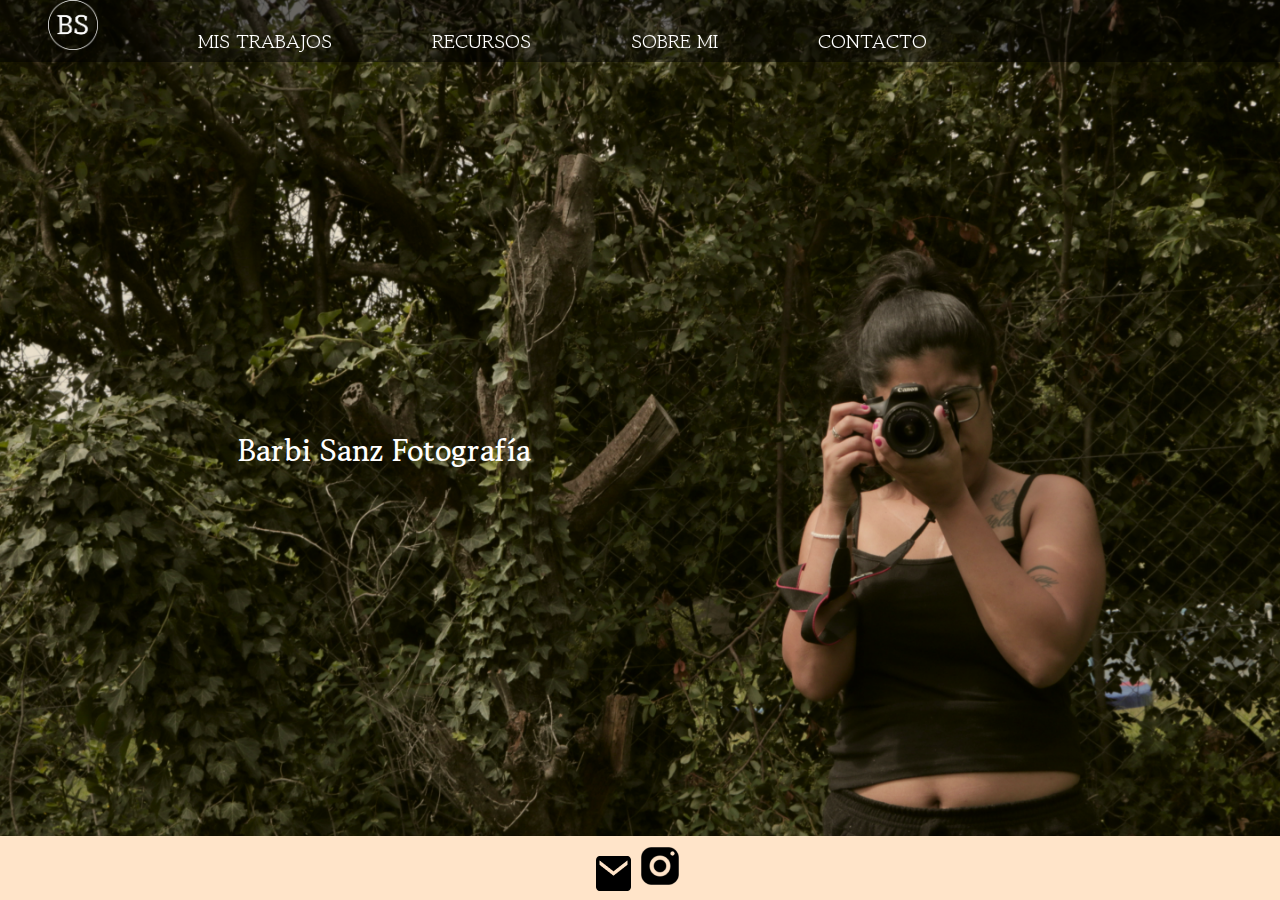
<file: index.html>
<!DOCTYPE html>
<html lang="en">
<head>
    <meta charset="UTF-8">
    <meta name="viewport" content="width=device-width, initial-scale=1.0">
    <link rel="preconnect" href="https://fonts.googleapis.com">
    <link rel="preconnect" href="https://fonts.gstatic.com" crossorigin>
    <link href="https://fonts.googleapis.com/css2?family=Gowun+Batang&display=swap" rel="stylesheet">
    <link rel="stylesheet" href="./css/style.css">
    <title>Document</title>
    <link>
</head>
<body class="index-body">
    <header class="header-index">
        <nav class="navbar">
        
        <label for="menu" class="nav__label">
        <img src="assets/img/menu.svg" alt="menu" class="nav__img">
        </label>
        <input type="checkbox" id="menu" class="nav__input">

        <div class="nav__menu">
            <ul>
            <li><a class="nav__logo"><img src="./assets/img/logo/logo.png" alt="inicio"></a></li>
            <li><a class="nav__item" href="./pages/mis-trabajos.html">MIS TRABAJOS</a></li>
            <li><a class="nav__item" href="./pages/recursos.html">RECURSOS</a></li>
            <li><a class="nav__item" href="./pages/sobre-mi.html">SOBRE MI</a></li>
            <li><a class="nav__item" href="./pages/contacto.html">CONTACTO</a></li>
            </ul>
            </div>

        </nav>
        
    </header>
    <main>
        <section class="h1-index">
            <h1>Barbi Sanz
                Fotografía</h1>
            </section>
    </main>
    <footer>
        <a href="mailto:barbisanz14@gmail.com"><img class="correo" src="./assets/img/logo/mail.png" alt="Correo"></a>
        <a href="https://www.instagram.com/barbisanzph/"><img class="instagram" src="./assets/img/logo/Instagram.png" alt="Instagram"></a>
    </footer>
    </section>
    <script src="https://cdn.jsdelivr.net/npm/bootstrap@5.3.3/dist/js/bootstrap.bundle.min.js" integrity="sha384-YvpcrYf0tY3lHB60NNkmXc5s9fDVZLESaAA55NDzOxhy9GkcIdslK1eN7N6jIeHz" crossorigin="anonymous"></script>
</body>
</html>
</file>
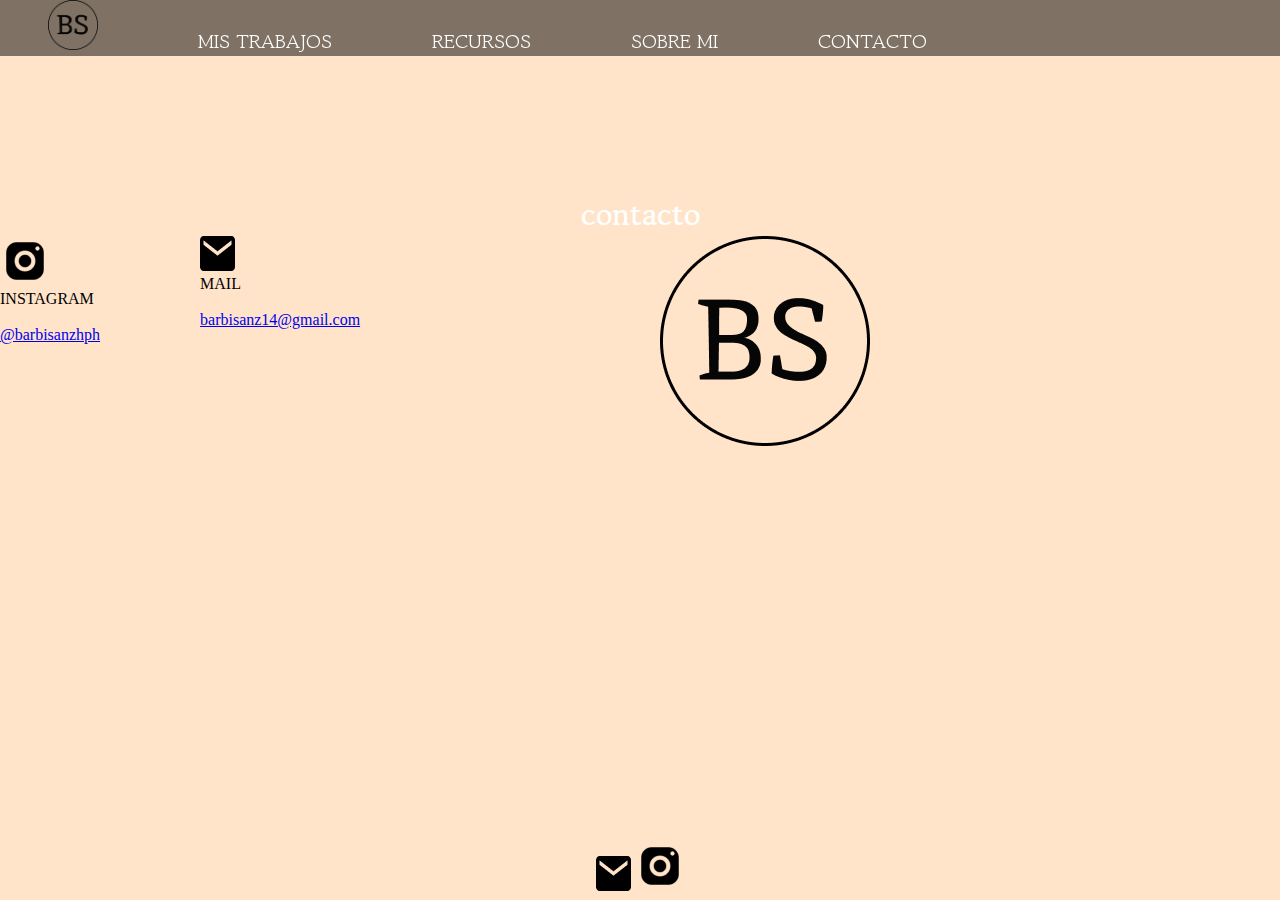
<file: pages/contacto.html>
<!DOCTYPE html>
<html lang="en">
<head>
    <meta charset="UTF-8">
    <meta name="viewport" content="width=device-width, initial-scale=1.0">
    <title>Document</title>
    <link rel="preconnect" href="https://fonts.googleapis.com">
    <link rel="preconnect" href="https://fonts.gstatic.com" crossorigin>
    <link href="https://fonts.googleapis.com/css2?family=Gowun+Batang&display=swap" rel="stylesheet">
    <link rel="stylesheet" href="../css/style.css">
</head>
<body class="contacto-body">
    <header>
        <nav >
        <ul>
            <li><a href="../index.html"><img src="../assets/img/logo/logo2.png" alt=""></a></li>
            <li><a href="../pages/mis-trabajos.html">MIS TRABAJOS</a></li>
            <li><a href="../pages/recursos.html">RECURSOS</a></li>
            <li><a href="../pages/sobre-mi.html">SOBRE MI</a></li>
            <li><a href="../pages/contacto.html">CONTACTO</a></li>
        </ul>
        </nav>
    </header>
    <main class="main-contacto">
        <h1>contacto</h1>
        <div class="contact-info">
        <div class="logo-container">
        <img src="../assets/img/logo/Instagram.png" alt="instagram"><p>INSTAGRAM</p> <br>
        <a href="https://www.instagram.com/barbisanzph/">@barbisanzhph</a> <br>
        </div>

        <div class="logo-container">
        <img src="../assets/img/logo/mail.png" alt="mail"><p>MAIL</p> <br>
        <a href="mailto:barbisanz14@gmail.com">barbisanz14@gmail.com</a>
        </div>

        <div class="logo-container right-logo"></div>
        <img src="../assets/img/logo/logo2.png" alt="logo2">
        </div>

    </main>
    <footer>
        <a href="mailto:barbisanz14@gmail.com"><img class="correo" src="../assets/img/logo/mail.png" alt="Correo"></a>
        <a href="https://www.instagram.com/barbisanzph/"><img class="instagram" src="../assets/img/logo/Instagram.png" alt="Instagram"></a>
    </footer>
</body>
</html>
</file>
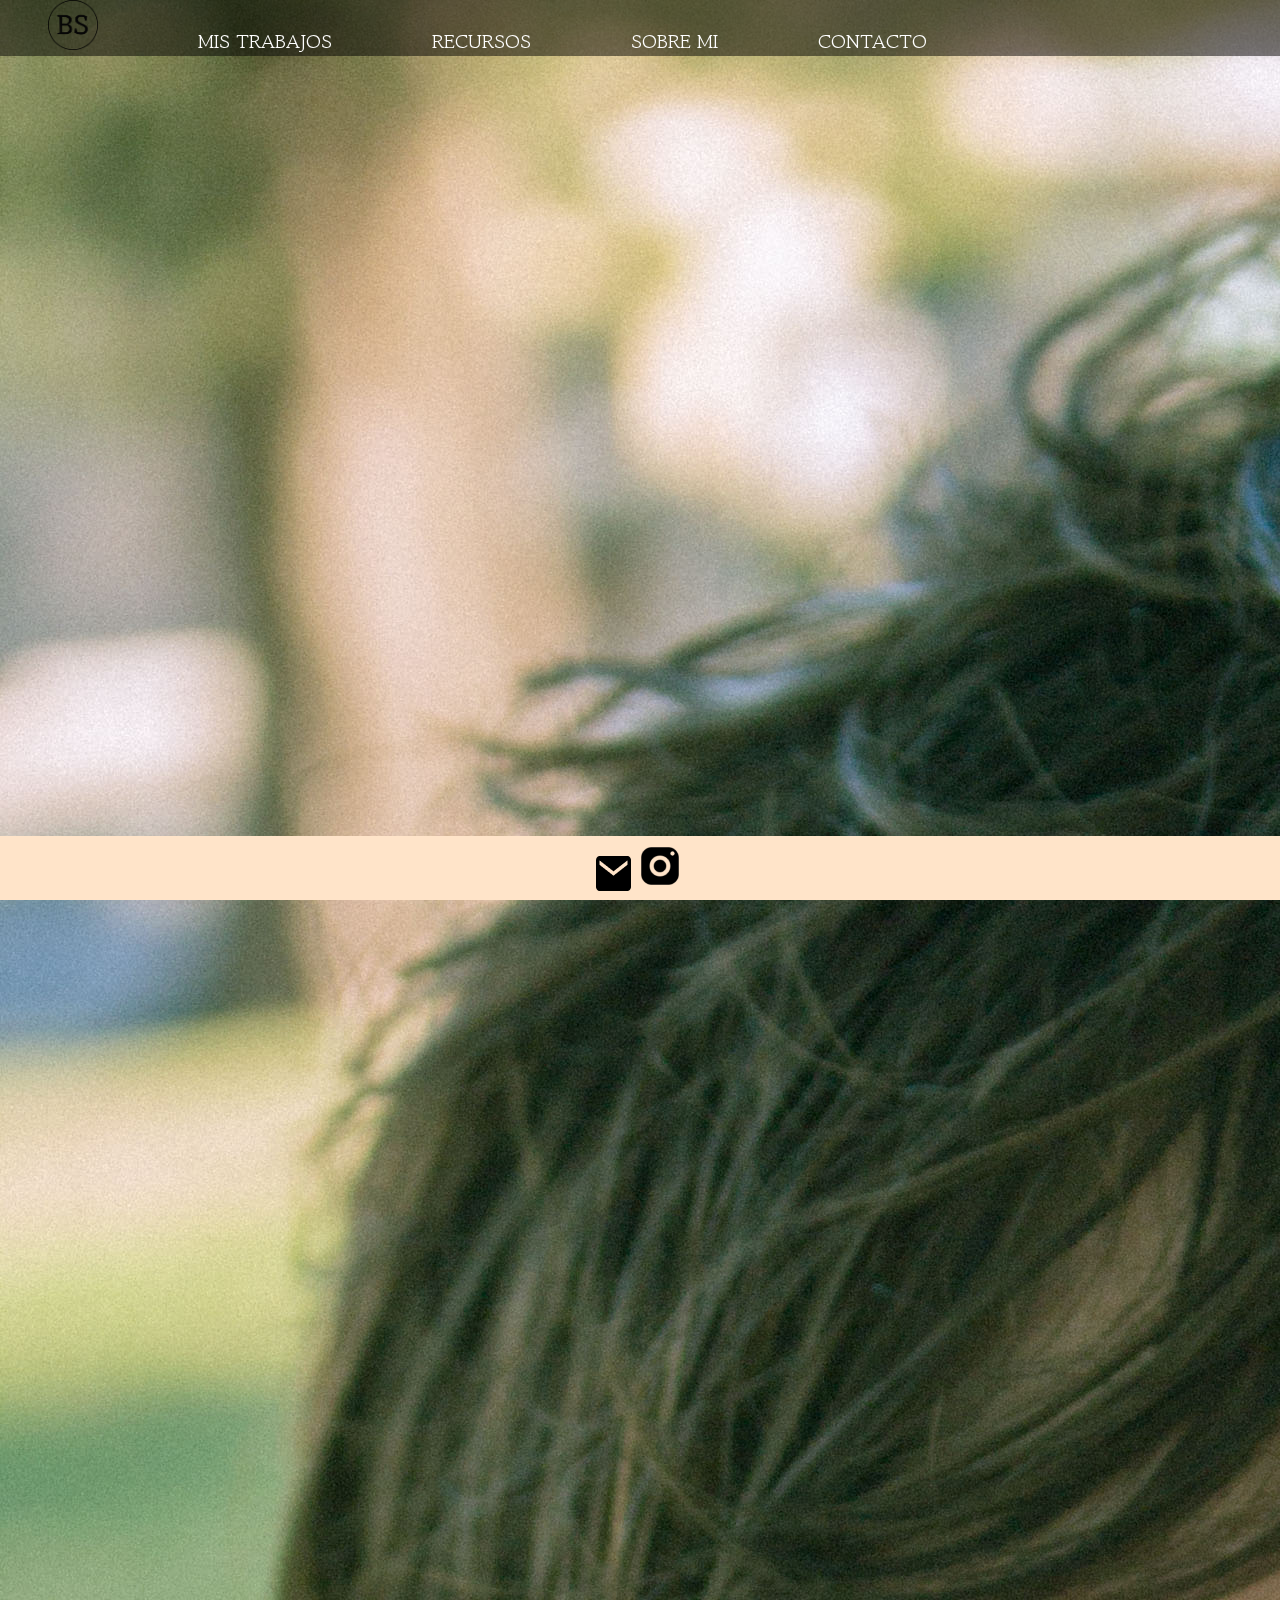
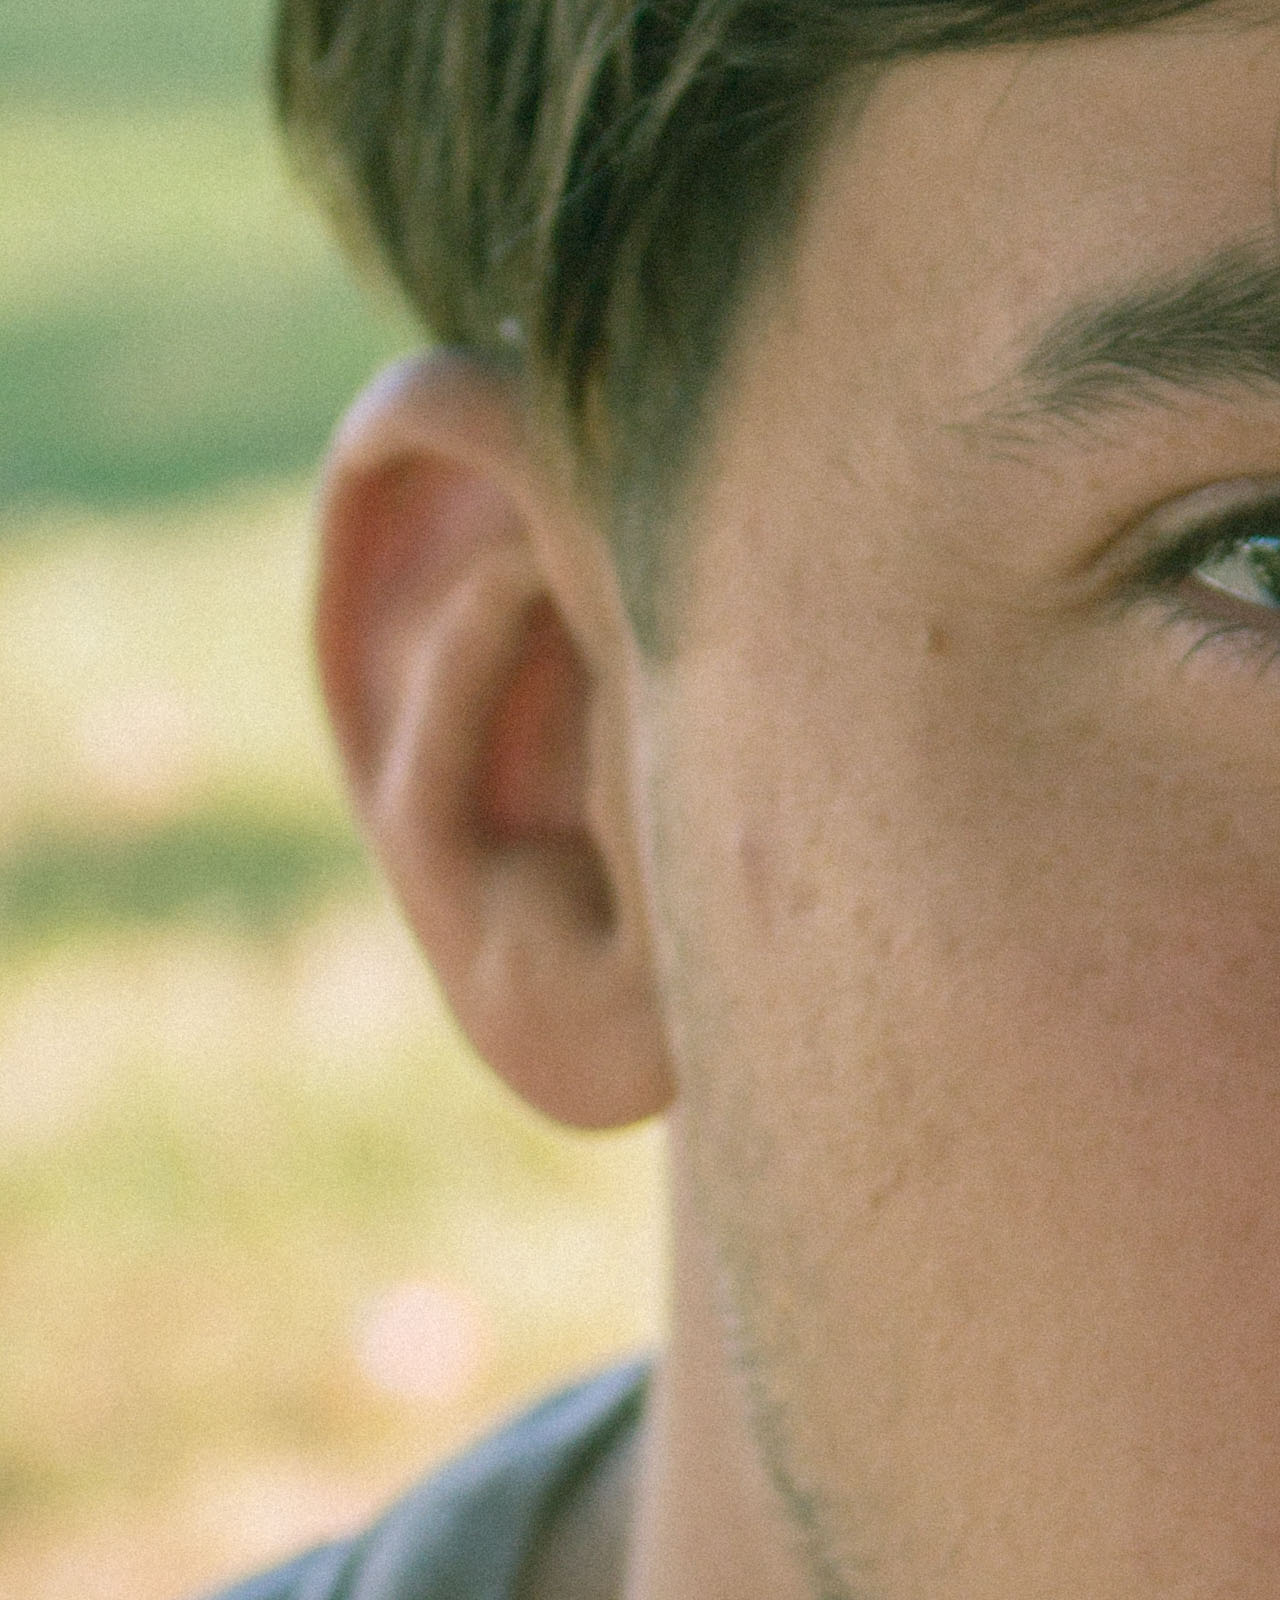
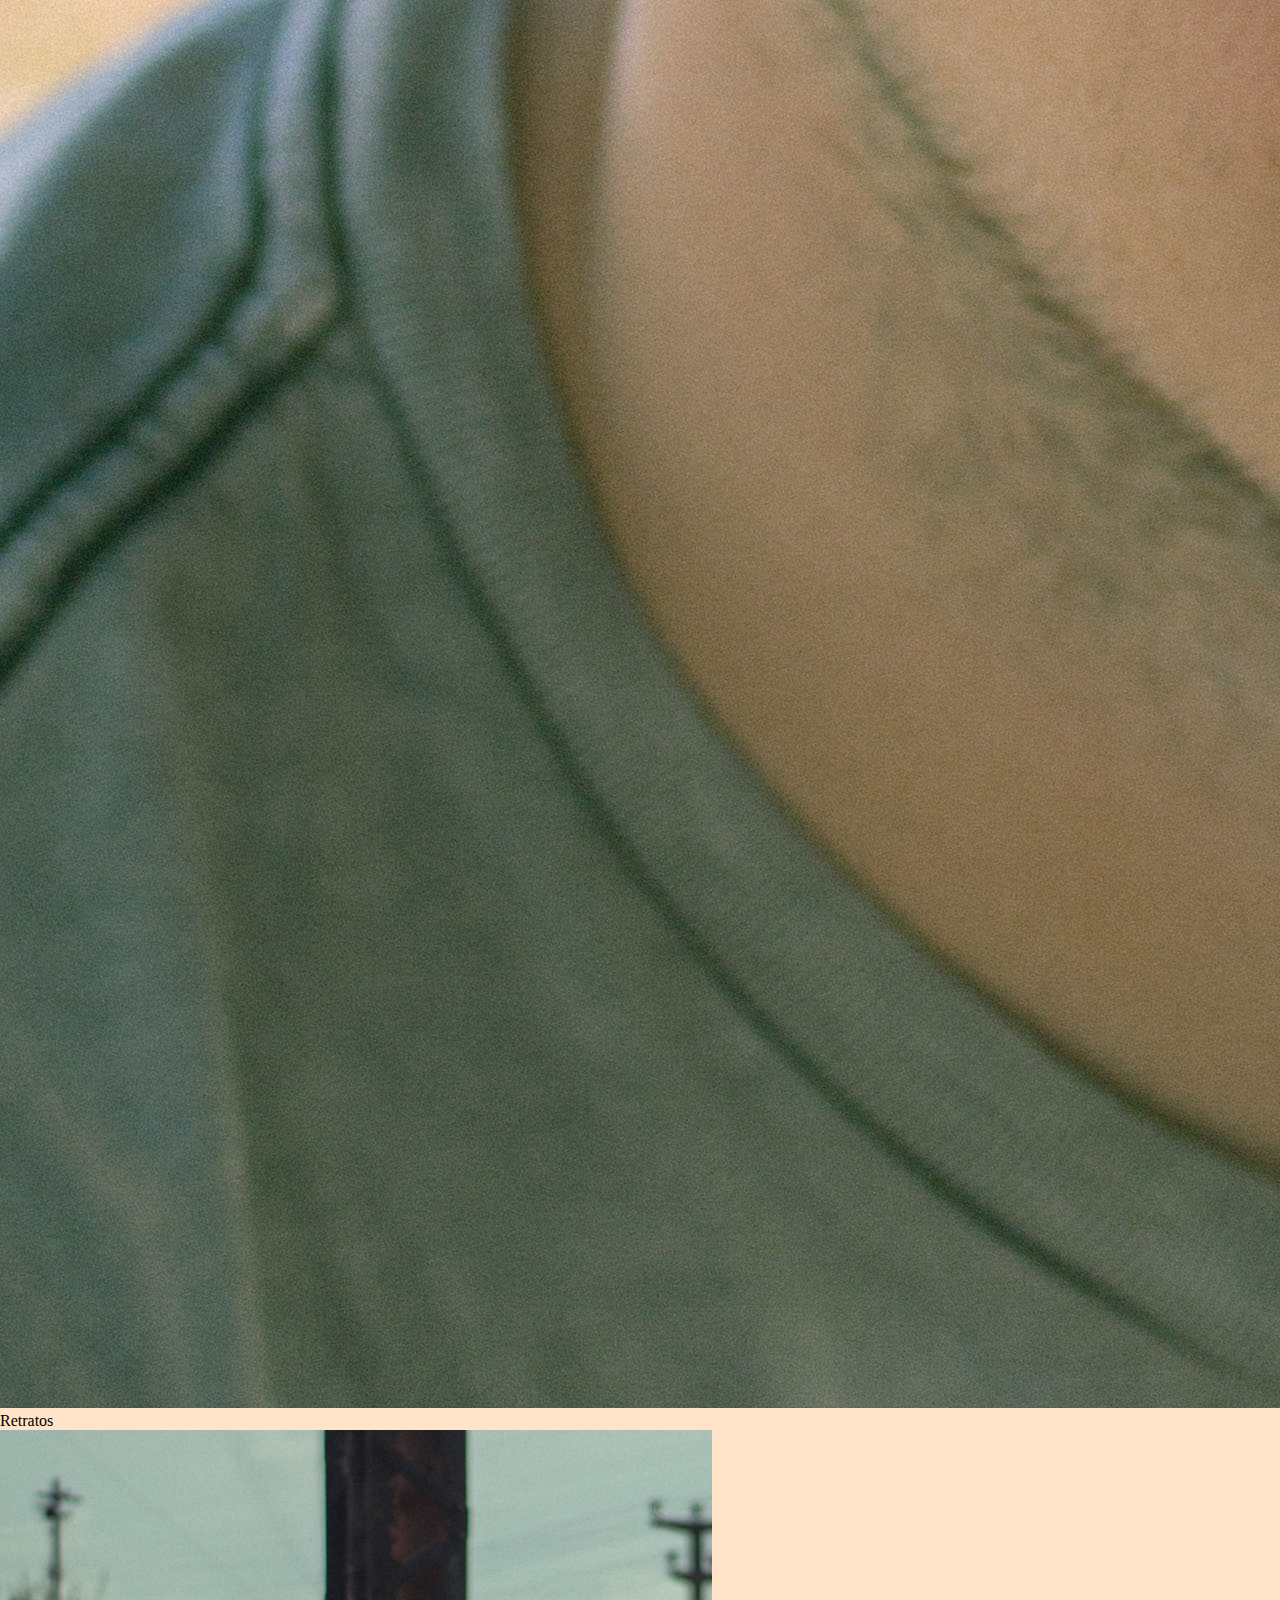
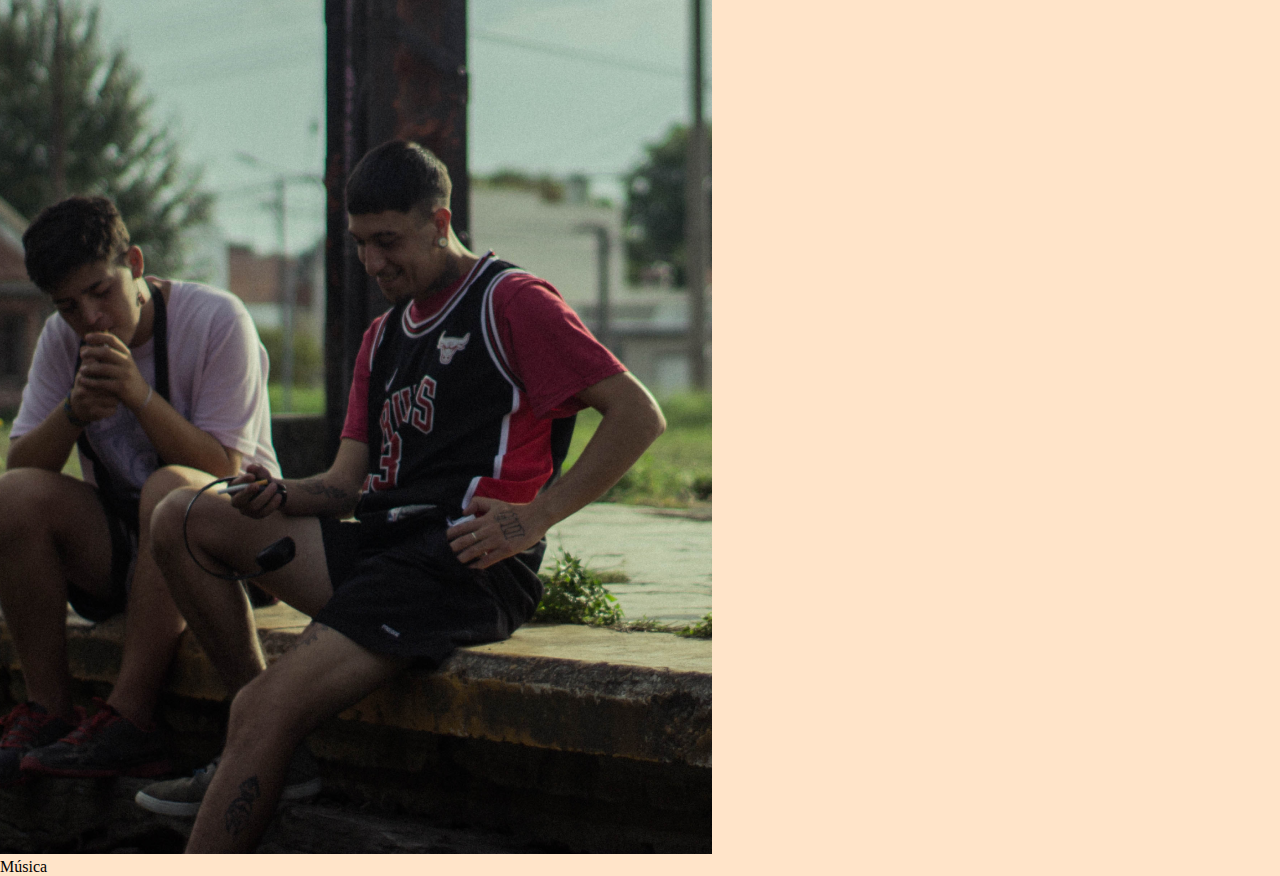
<file: pages/mis-trabajos.html>
<!DOCTYPE html>
<html lang="en">
<head>
    <meta charset="UTF-8">
    <meta name="viewport" content="width=device-width, initial-scale=1.0">
    <link rel="preconnect" href="https://fonts.googleapis.com">
    <link rel="preconnect" href="https://fonts.gstatic.com" crossorigin>
    <link href="https://fonts.googleapis.com/css2?family=Gowun+Batang&display=swap" rel="stylesheet">
    <link rel="stylesheet" href="../css/style.css">
    <title>Document</title>
</head>
<body class="mis-trabajos">
    <header>
        <nav>
        <ul>
        <li><a href="../index.html"><img src="../assets/img/logo/logo2.png" alt="inicio"></a></li>
        </div><li><a href="../pages/mis-trabajos.html">MIS TRABAJOS</a></li>
            <li><a href="../pages/recursos.html">RECURSOS</a></li>
            <li><a href="../pages/sobre-mi.html">SOBRE MI</a></li>
            <li><a href="../pages/contacto.html">CONTACTO</a></li>
        </ul>
        </nav>
        
    </header>
    <main class="main-trabajos">
    <img class="imagen-retratos" src="../assets/img/fondo/retratos.jpg" alt="retratos">
    <p>Retratos</p>
    <img class="imagen-musica" src="../assets/img/fondo/musica.png" alt="musica">
    <p>Música</p>
    </main>
    <footer>
        <a href="mailto:barbisanz14@gmail.com"><img class="correo" src="../assets/img/logo/mail.png" alt="Correo"></a>
        <a href="https://www.instagram.com/barbisanzph/"><img class="instagram" src="../assets/img/logo/Instagram.png" alt="Instagram"></a>
    </footer>
    </section>
</body>
</html>
</file>
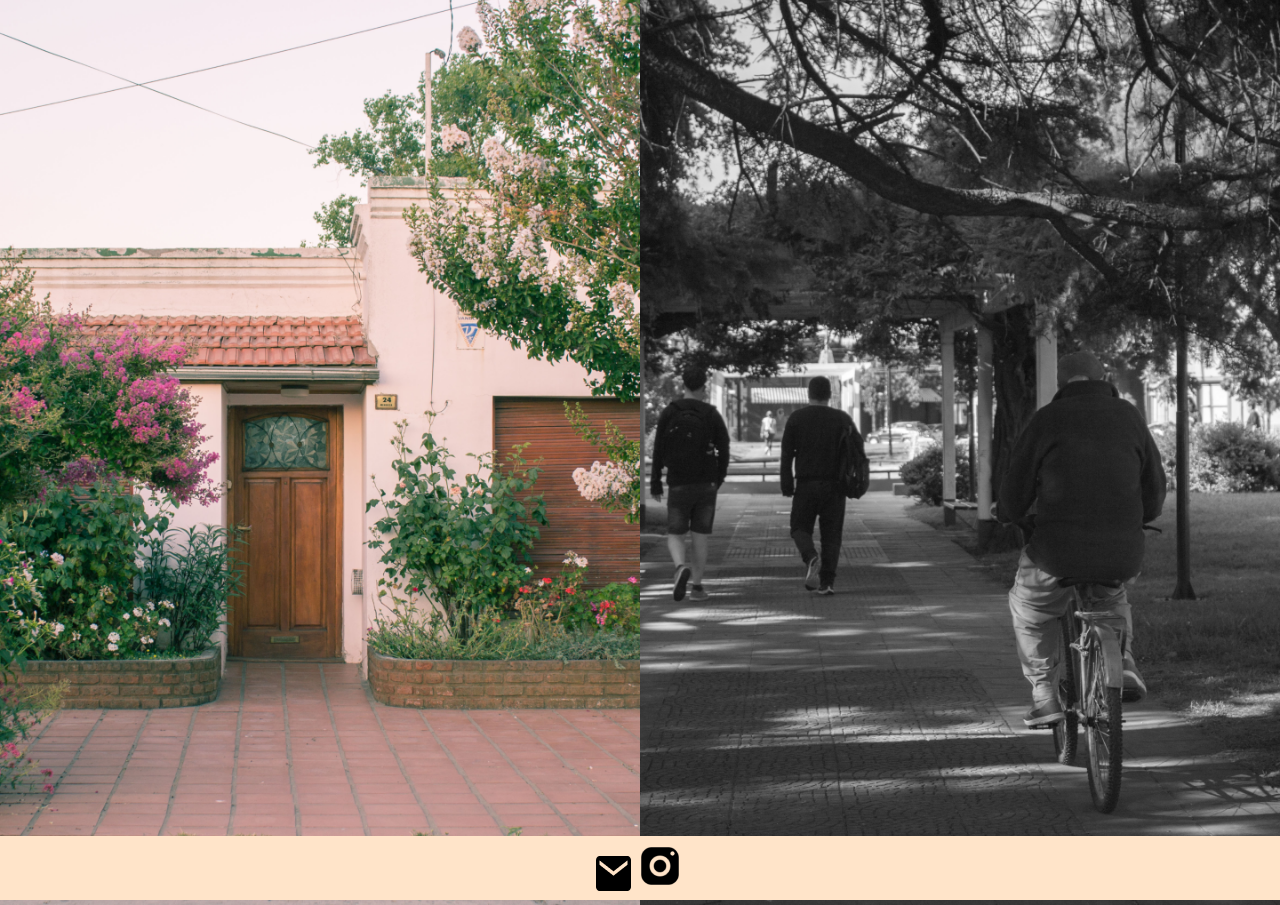
<file: pages/recursos.html>
<!DOCTYPE html>
<html lang="en">
<head>
    <meta charset="UTF-8">
    <meta name="viewport" content="width=device-width, initial-scale=1.0">
    <link rel="preconnect" href="https://fonts.googleapis.com">
    <link rel="preconnect" href="https://fonts.gstatic.com" crossorigin>
    <link href="https://fonts.googleapis.com/css2?family=Gowun+Batang&display=swap" rel="stylesheet">
    <link rel="stylesheet" href="../css/style.css">
    <title>Document</title>
</head>
<body class="mis-trabajos">
    <header>
        <nav>
        <ul>
        <li><a href="../index.html"><img src="../assets/img/logo/logo2.png" alt=""></a></li>
        </div><li><a href="../pages/mis-trabajos.html">MIS TRABAJOS</a></li>
            <li><a href="../pages/recursos.html">RECURSOS</a></li>
            <li><a href="../pages/sobre-mi.html">SOBRE MI</a></li>
            <li><a href="../pages/contacto.html">CONTACTO</a></li>
        </ul>
        </nav>
        
    </header>
    <main class="main-recursos">
    <img class="imagen-presets" src="../assets/img/fondo/presets.png" alt="retratos">
    <!-- <p>Presets</p> -->
    <img class="imagen-cursos" src="../assets/img/fondo/cursos.png" alt="retratos">
    <!-- <p>Cursos</p> -->
    </main>
    <footer>
        <a href="mailto:barbisanz14@gmail.com"><img class="correo" src="../assets/img/logo/mail.png" alt="Correo"></a>
        <a href="https://www.instagram.com/barbisanzph/"><img class="instagram" src="../assets/img/logo/Instagram.png" alt="Instagram"></a>
    </footer>
    </section>
</body>
</html>
</file>
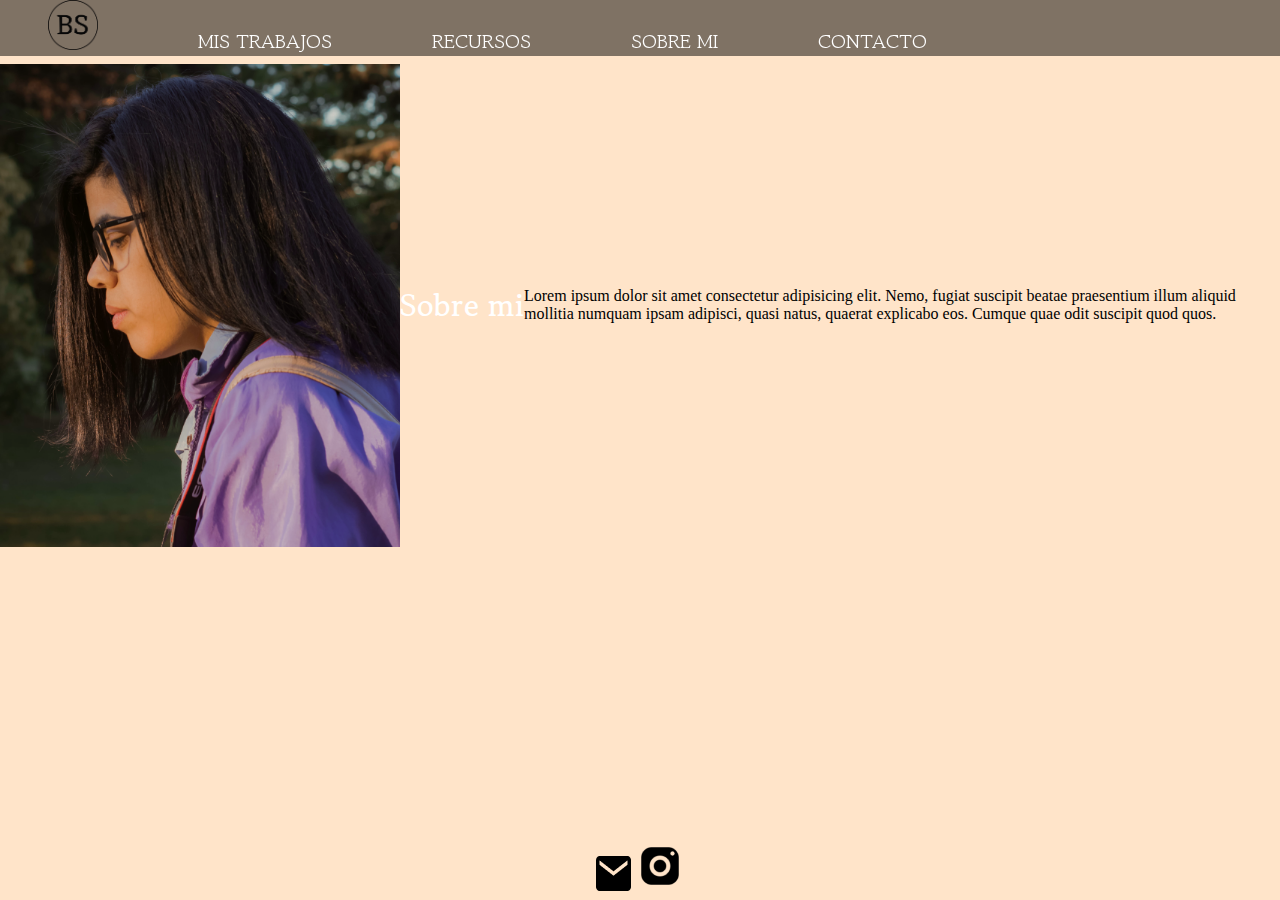
<file: pages/sobre-mi.html>
<!DOCTYPE html>
<html lang="en">
<head>
    <meta charset="UTF-8">
    <meta name="viewport" content="width=device-width, initial-scale=1.0">
    <title>Document</title>
    <link rel="preconnect" href="https://fonts.googleapis.com">
    <link rel="preconnect" href="https://fonts.gstatic.com" crossorigin>
    <link href="https://fonts.googleapis.com/css2?family=Gowun+Batang&display=swap" rel="stylesheet">
    <link rel="stylesheet" href="../css/style.css">
</head>
<body class="contacto-body">
    <header>
        <nav >
        <ul>
            <li><a href="../index.html"><img src="../assets/img/logo/logo2.png" alt=""></a></li>
            <li><a href="../pages/mis-trabajos.html">MIS TRABAJOS</a></li>
            <li><a href="../pages/recursos.html">RECURSOS</a></li>
            <li><a href="../pages/sobre-mi.html">SOBRE MI</a></li>
            <li><a href="../pages/contacto.html">CONTACTO</a></li>
        </ul>
        </nav>
    </header>
    <main class="grid-mi">
        <img class="img-mi" src="../assets/img/sobre-mi/sobre-mi.png" alt="sobre mi">
        <h1 class="h1-mi">Sobre mi</h1>
        <p class="p-mi">Lorem ipsum dolor sit amet consectetur adipisicing elit. Nemo, fugiat suscipit beatae praesentium illum aliquid mollitia numquam ipsam adipisci, quasi natus, quaerat explicabo eos. Cumque quae odit suscipit quod quos.</p>    
    </main>
    <footer>
        <a href="mailto:barbisanz14@gmail.com"><img class="correo" src="../assets/img/logo/mail.png" alt="Correo"></a>
        <a href="https://www.instagram.com/barbisanzph/"><img class="instagram" src="../assets/img/logo/Instagram.png" alt="Instagram"></a>
    </footer>
</body>
</html>
</file>
<file: css/style.css>
/* Estilos generales */
* {
    padding: 0;
    margin: 0;
    box-sizing: border-box;
}

/* Estilos para el h1 en todas las páginas */
h1 {
    color: white;
    font-family: "Gowun Batang", serif;
    text-align: center;
    font-size: 30px;
}

/* Estilos para el menú de navegación */
header {
    position: fixed;
    top: 0;
    width: 100%;
    background-color: rgba(0, 0, 0, 0.5);
}

header nav ul li a {
    color: white;
    text-decoration: none;
    font-family: "Gowun Batang", serif;
    display: inline-block;
    font-size: 20px;
}

nav ul li a img {
    max-width: 100px;
    max-height: 50px;
}

/* Estilos para el pie de página */
footer {
    background-color: #FFE4C9;
    text-align: center;
    position: fixed;
    bottom: 0;
    width: 100%;
    padding: 5px;
}

.icon {
    width: 30px;
    height: auto;
}

/* Estilos para las imágenes en el pie de página */
footer a .correo {
    max-width: 60px;
    max-height: 40px;
}

footer a .instagram {
    max-width: 90px;
    max-height: 60px;
}

/* Estilos para la página de inicio */
.index-body {
    display: flex;
    margin: 0;
    padding: 0;
    background-image: url('../assets/img/fondo/fondo-2.png');
    background-size: cover;
    background-position: center; /* 30% */
    background-repeat: no-repeat;
    width: 100%;
    height: 100vh;
    justify-content: center;
    align-items: center;
}

/* Estilos específicos para la página de contacto */
.contacto-body {
    background-color: #FFE4C9; /* Esto establece el color de fondo */
    color: black; /* Esto establece el color del texto */
}

.contact-info {
    display: flex;
}

.logo-container {
    margin-right: 100px; /* Ajusta el margen según tu diseño */
}

.right-logo {
    float: right;
    margin-left: 100px;
}

.mis-trabajos {
    background-color: #FFE4C9;
}

/* .main-trabajos,
.main-recursos {
    display: flex;
    justify-content: space-between;
    align-items: center;
    align-content: center;
}

.imagen-retratos,
.imagen-musica,
.imagen-presets,
.imagen-cursos {
    max-width: 400px;
} */

.main-recursos {
    display: flex;
    justify-content: space-between;
    align-items: center;
    height: 100vh;
    
}

.imagen-presets, .imagen-cursos {
    width: 50%;
    height: auto;
    max-width: 100%;
    filter: grayscale(100%);
    transition: filter 0.5s;
}

.imagen-presets:hover,
.imagen-cursos:hover {
    filter: grayscale(0%);
}

nav ul li {
    display: inline;
    text-align: center;
    padding: 3rem;
}

.h1-index {
    position: absolute;
    top: 50%;
    left: 30%;
    transform: translate(-50%, -50%);
    font-family: "Gowun Batang", serif;
    white-space: nowrap;
}

.grid-mi {
    display: grid;
    grid-template-columns: auto auto auto;
    align-items: center;
    margin-top: 5%;
}

.img-mi {
    width: 400px;
    grid-column: 1/1;
}

.h1-mi {
    grid-column: 2/2;
}

.p-mi {
    grid-column: 3/3;
    grid-row: 1 / span 2;
}

.main-contacto {
    margin-top: 15%;
}

.nav{
    background: #FFE4C9;
    height: 80px;
    color: #fff;
}

.nav__container {
    display: flex;
    height: 100%;
    width: 90%;
    margin: 0 auto;
    justify-content:space-between;
    align-items: center;
}
.nav__logo {
    font-size: 1.5em;
    font-weight: 900;
}

.nav__label, .nav__input {
    display: none;
}


.nav__menu {
    display: grid;
    grid-auto-flow: column;
    gap: 3em;
}

.nav__item {
    color: #fff;
    text-decoration: none;
    --clippy: polygon(0 1%, 0 0, 0 100%, 0% 100%);
    
}

.nav__item::after{
    content: "";
    display: block;
    background: #fff;
    width: 90%;
    margin-top: 3px;
    height: 3px;
    clip-path: var(--clippy);
    transition: clip-path .3s;
}

.nav__item:hover{
    --clippy:polygon(0 1%, 100% 0, 100% 100%, 0 100%);
}

.nav__input:checked + .nav__menu{
    background-color: #FFE4C9;
}

/* Media Queries */


@media (max-width: 768px) {
    .nav__label{
        display: block;
        cursor: pointer;
    }
    
    .nav__menu {
        position: fixed;
        top: 80px;
        bottom: 0;
        width: 100%;
        left: 0;
        display: flex;
        justify-content: space-evenly;
        flex-direction: column;
        align-items: center;
        clip-path: circle(0 at center);
        transition: clip-path 1s ease-in-out;
    }
    
    .nav__input:checked + .nav__menu{
        clip-path: circle(100% at center);
    }
}


@media (max-width: 425px) {
    
}
</file>
